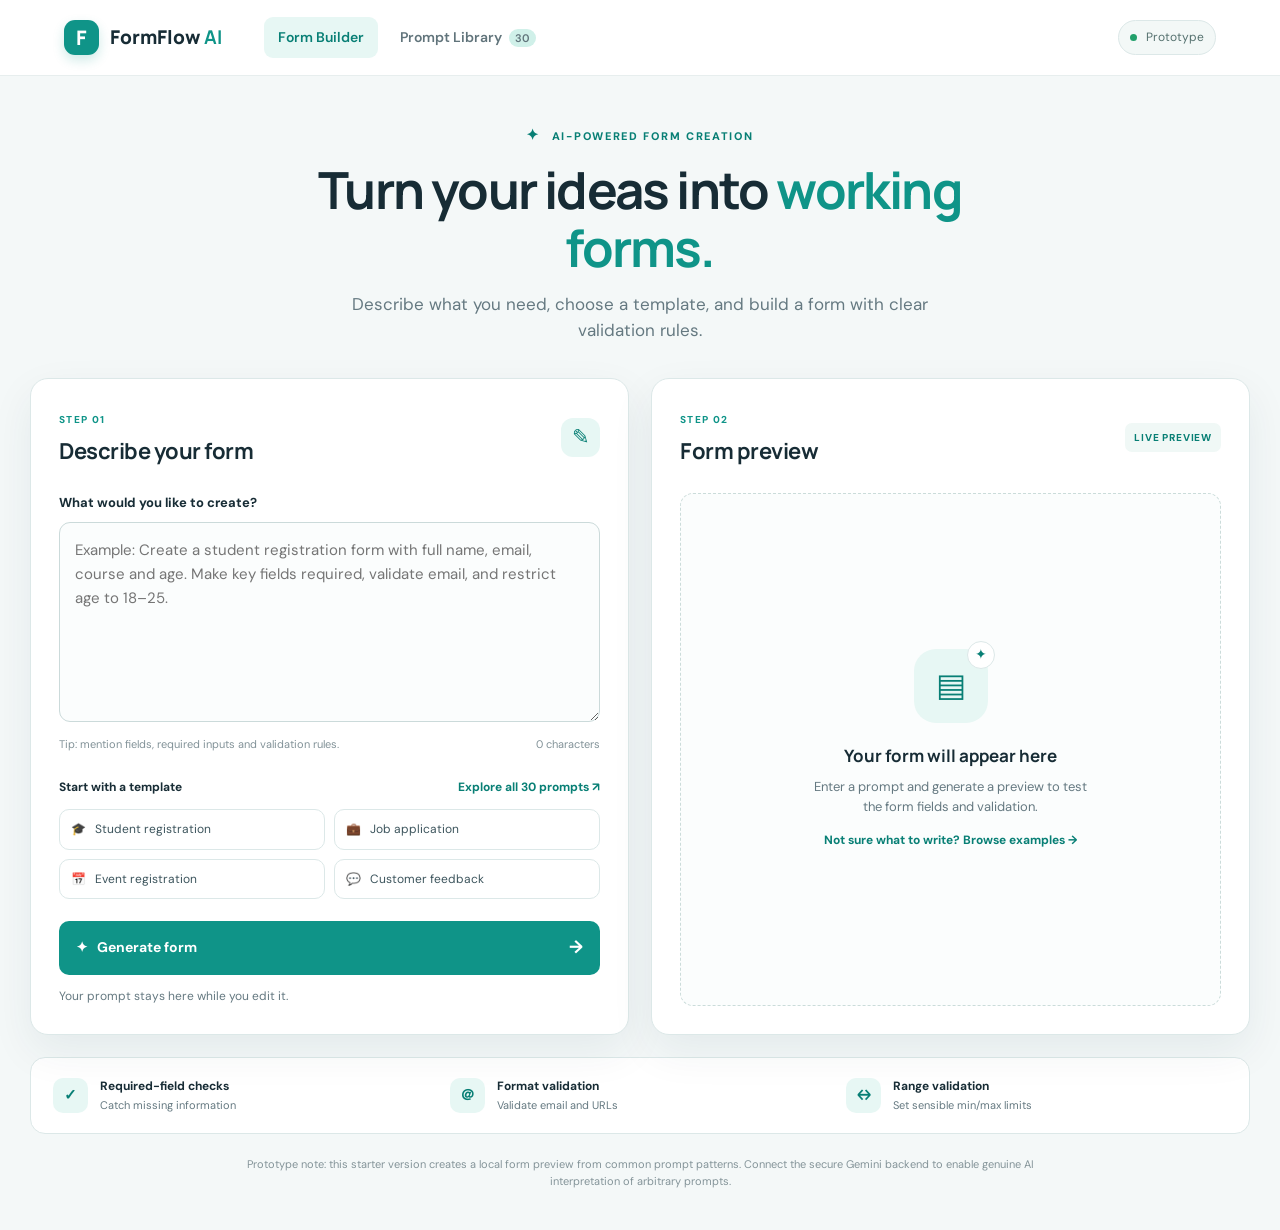
<file: index.html>
<!doctype html>
<html lang="en">
<head>
  <meta charset="UTF-8">
  <meta name="viewport" content="width=device-width, initial-scale=1.0">
  <meta name="description" content="Create and validate forms from plain-language instructions.">
  <title>FormFlow AI — Form Builder</title>
  <link rel="stylesheet" href="style.css">
</head>
<body>
  <header class="topbar">
    <a class="brand" href="index.html"><span class="brand-mark">F</span><span>FormFlow <b>AI</b></span></a>
    <nav><a class="nav-link active" href="index.html">Form Builder</a><a class="nav-link" href="prompts.html">Prompt Library <span class="nav-count">30</span></a></nav>
    <span class="status-pill"><span class="status-dot"></span> Prototype</span>
  </header>
  <main class="page-shell">
    <section class="hero">
      <div class="eyebrow"><span class="sparkle">✦</span> AI-POWERED FORM CREATION</div>
      <h1>Turn your ideas into <span>working forms.</span></h1>
      <p>Describe what you need, choose a template, and build a form with clear validation rules.</p>
    </section>
    <div class="workspace">
      <section class="panel prompt-panel">
        <div class="panel-heading"><div><span class="step-label">STEP 01</span><h2>Describe your form</h2></div><span class="panel-icon">✎</span></div>
        <label for="prompt">What would you like to create?</label>
        <textarea id="prompt" rows="7" placeholder="Example: Create a student registration form with full name, email, course and age. Make key fields required, validate email, and restrict age to 18–25."></textarea>
        <div class="helper-row"><span>Tip: mention fields, required inputs and validation rules.</span><span id="charCount">0 characters</span></div>
        <div class="quick-template-row"><span>Start with a template</span><a href="prompts.html">Explore all 30 prompts ↗</a></div>
        <div class="quick-templates">
          <button type="button" class="quick-template" data-template="Student Registration">🎓 <span>Student registration</span></button>
          <button type="button" class="quick-template" data-template="Job Application">💼 <span>Job application</span></button>
          <button type="button" class="quick-template" data-template="Event Registration">📅 <span>Event registration</span></button>
          <button type="button" class="quick-template" data-template="Customer Feedback">💬 <span>Customer feedback</span></button>
        </div>
        <button id="generateBtn" class="primary-btn"><span>✦</span> Generate form <span class="btn-arrow">→</span></button>
        <p id="status" class="status-message" role="status" aria-live="polite">Your prompt stays here while you edit it.</p>
      </section>
      <section class="panel preview-panel">
        <div class="panel-heading"><div><span class="step-label">STEP 02</span><h2>Form preview</h2></div><span class="preview-badge">LIVE PREVIEW</span></div>
        <div id="emptyState" class="empty-state"><div class="empty-illustration"><span>▤</span><i>✦</i></div><h3>Your form will appear here</h3><p>Enter a prompt and generate a preview to test the form fields and validation.</p><a href="prompts.html">Not sure what to write? Browse examples →</a></div>
        <section id="formContainer" class="generated-form-wrap" hidden></section>
      </section>
    </div>
    <section class="feature-strip">
      <div><span class="feature-icon">✓</span><div><b>Required-field checks</b><small>Catch missing information</small></div></div>
      <div><span class="feature-icon">＠</span><div><b>Format validation</b><small>Validate email and URLs</small></div></div>
      <div><span class="feature-icon">↔</span><div><b>Range validation</b><small>Set sensible min/max limits</small></div></div>
    </section>
    <p class="footnote">Prototype note: this starter version creates a local form preview from common prompt patterns. Connect the secure Gemini backend to enable genuine AI interpretation of arbitrary prompts.</p>
  </main>
  <script src="script.js"></script>
</body>
</html>
</file>
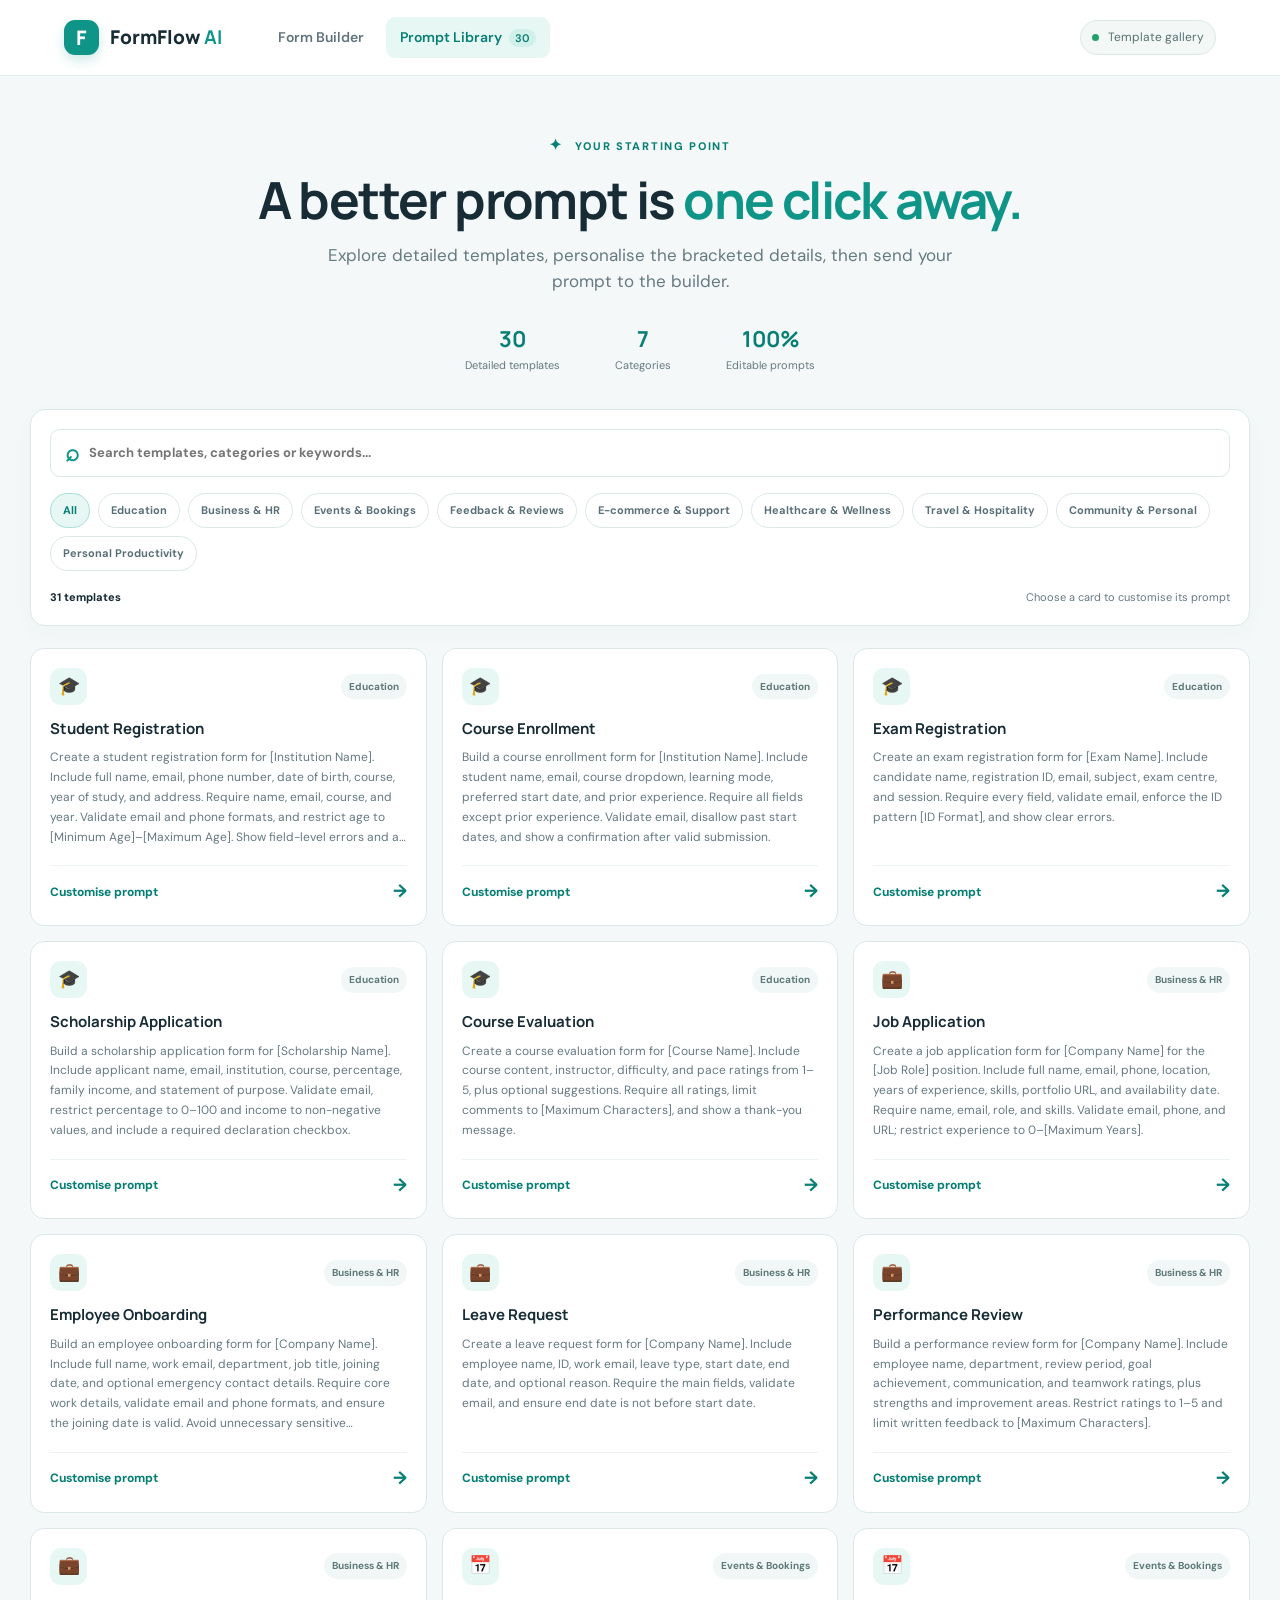
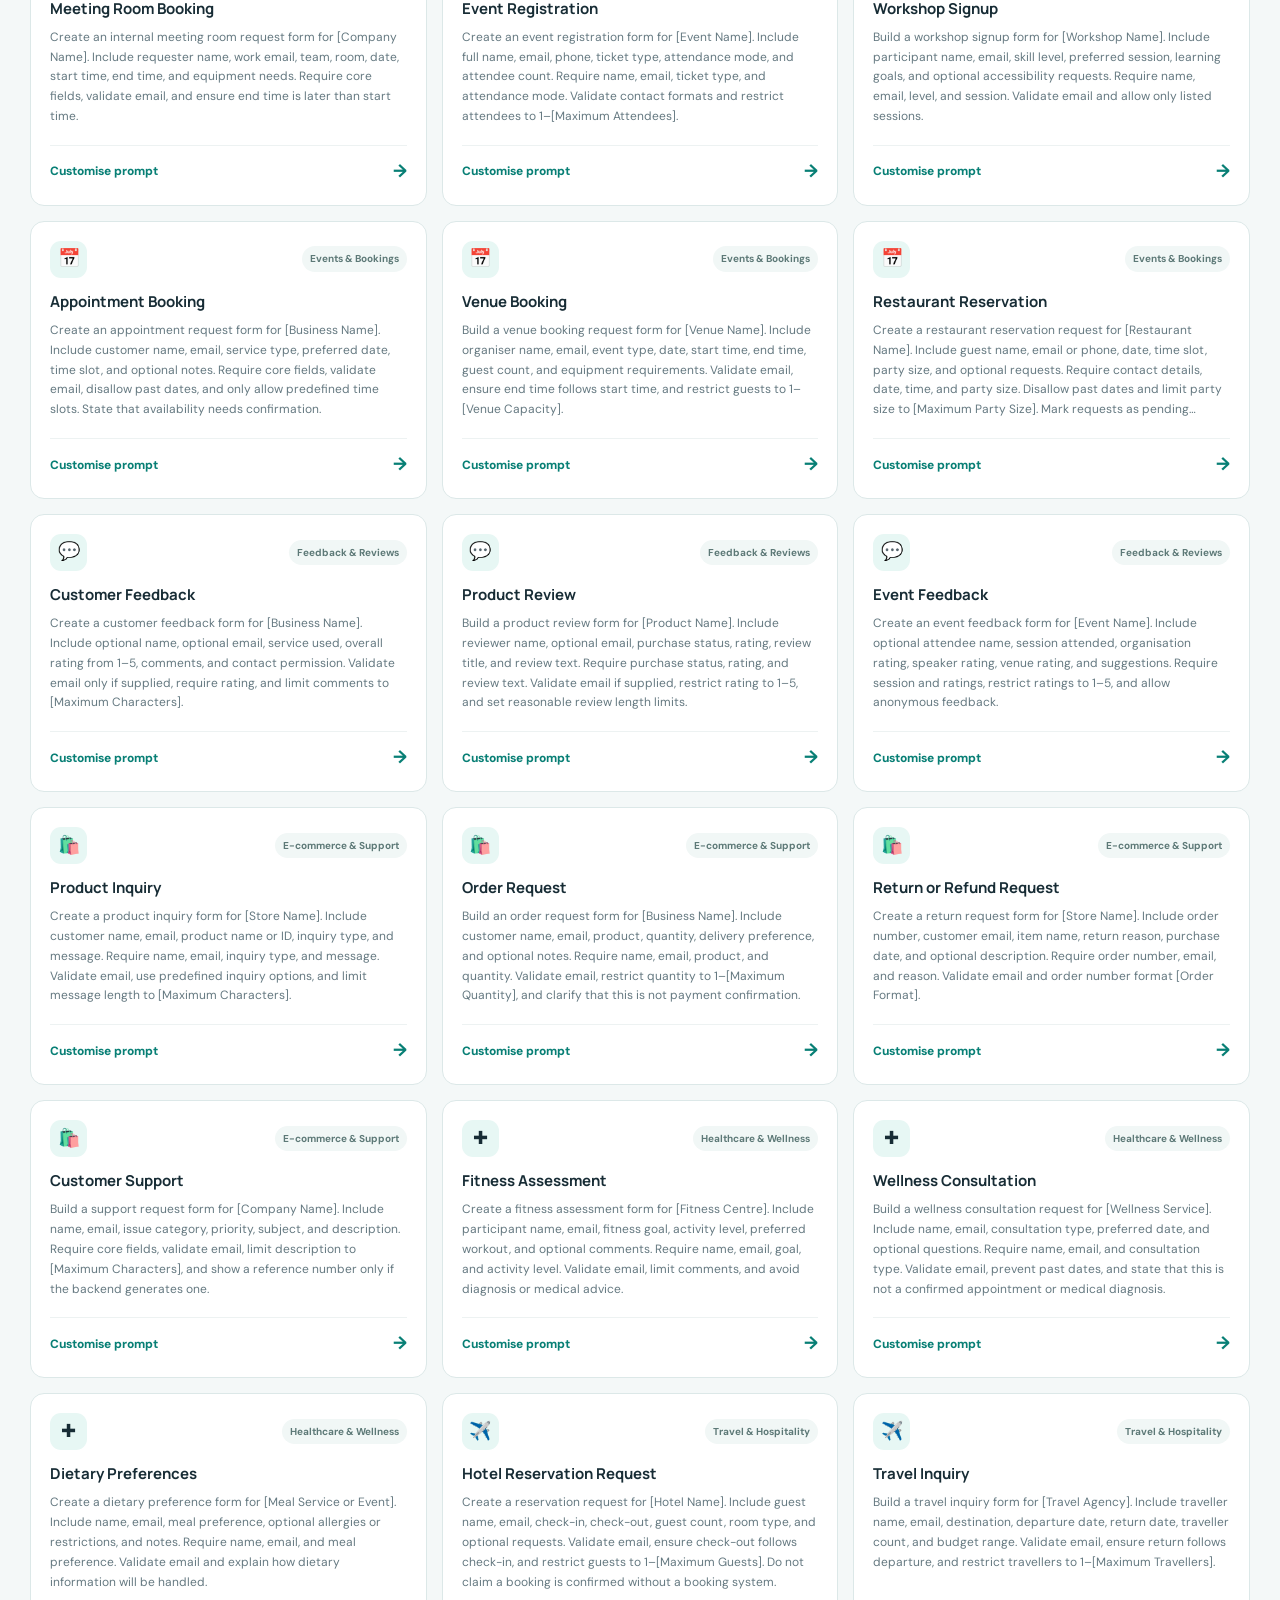
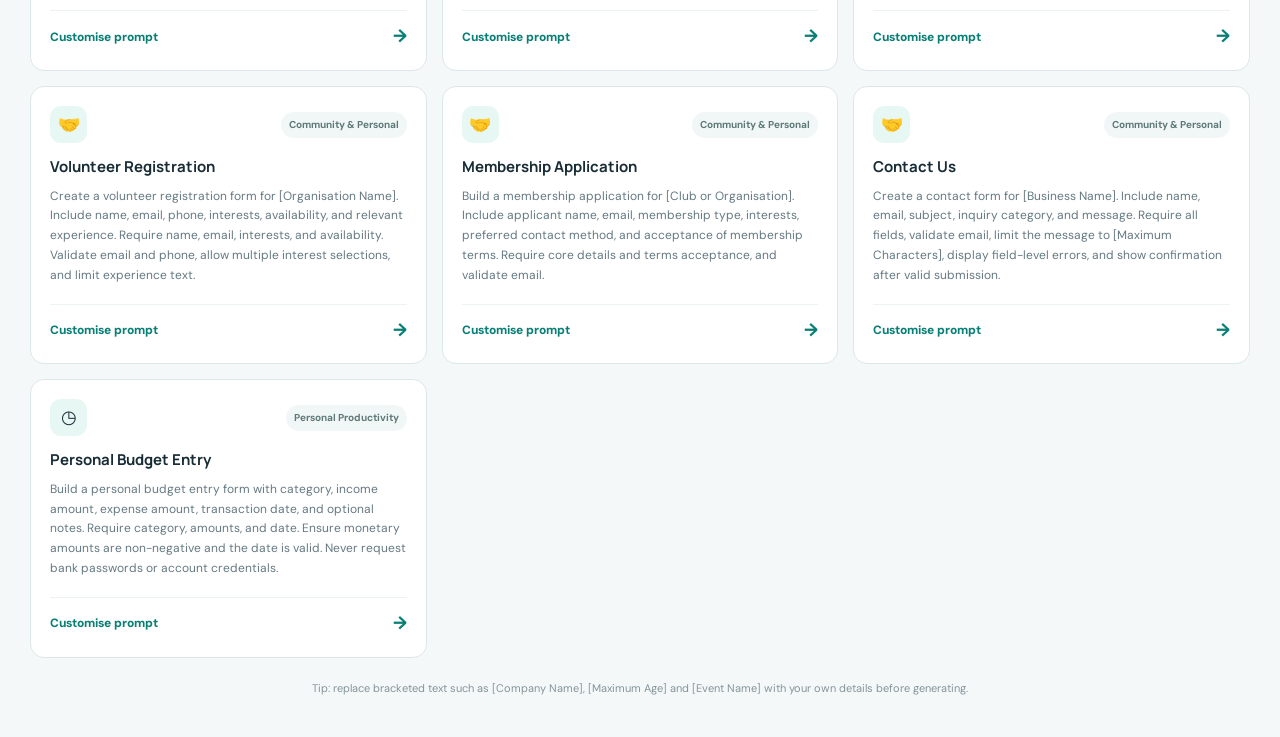
<file: prompts.html>
<!doctype html>
<html lang="en">
<head>
  <meta charset="UTF-8">
  <meta name="viewport" content="width=device-width, initial-scale=1.0">
  <title>Prompt Library — FormFlow AI</title>
  <link rel="stylesheet" href="style.css">
</head>
<body>
  <header class="topbar">
    <a class="brand" href="index.html"><span class="brand-mark">F</span><span>FormFlow <b>AI</b></span></a>
    <nav><a class="nav-link" href="index.html">Form Builder</a><a class="nav-link active" href="prompts.html">Prompt Library <span class="nav-count">30</span></a></nav>
    <span class="status-pill"><span class="status-dot"></span> Template gallery</span>
  </header>
  <main class="page-shell library-shell">
    <section class="library-hero">
      <div class="eyebrow"><span class="sparkle">✦</span> YOUR STARTING POINT</div>
      <h1>A better prompt is <span>one click away.</span></h1>
      <p>Explore detailed templates, personalise the bracketed details, then send your prompt to the builder.</p>
      <div class="library-stats"><div><b>30</b><span>Detailed templates</span></div><div><b>7</b><span>Categories</span></div><div><b>100%</b><span>Editable prompts</span></div></div>
    </section>
    <section class="library-tools">
      <label class="search-box"><span>⌕</span><input id="searchInput" type="search" placeholder="Search templates, categories or keywords..." aria-label="Search templates"></label>
      <div id="categoryFilters" class="category-filters"></div>
      <div class="results-line"><span id="resultsCount">30 templates</span><span>Choose a card to customise its prompt</span></div>
    </section>
    <section id="promptGrid" class="prompt-grid"></section>
    <p class="footnote">Tip: replace bracketed text such as [Company Name], [Maximum Age] and [Event Name] with your own details before generating.</p>
  </main>
  <dialog id="promptDialog" class="prompt-dialog">
    <form method="dialog" class="dialog-top"><div><span class="step-label">CUSTOMISE TEMPLATE</span><h2 id="dialogTitle">Prompt title</h2><span id="dialogCategory" class="category-tag"></span></div><button class="icon-btn" aria-label="Close">✕</button></form>
    <label for="promptEditor">Edit your prompt</label>
    <textarea id="promptEditor" rows="10"></textarea>
    <p class="dialog-tip">Personalise anything inside square brackets. You can also add or remove fields and validation rules.</p>
    <div class="dialog-actions"><button id="copyPromptBtn" class="secondary-btn" type="button">Copy prompt</button><button id="usePromptBtn" class="primary-btn" type="button">Use in builder →</button></div>
    <p id="dialogStatus" class="status-message" role="status"></p>
  </dialog>
  <script src="script.js"></script>
</body>
</html>
</file>
<file: style.css>
@import url('https://fonts.googleapis.com/css2?family=DM+Sans:wght@400;500;600;700&family=Manrope:wght@400;500;600;700;800&display=swap');
:root{--teal:#0f9488;--teal-dark:#087f75;--teal-pale:#e7f7f4;--ink:#172c35;--muted:#657981;--line:#dce8e8;--page:#f4f8f8;--white:#fff;--danger:#b42318;--success:#087f5b;--shadow:0 16px 44px rgba(19,63,68,.07)}
*{box-sizing:border-box}body{margin:0;background:var(--page);color:var(--ink);font-family:'DM Sans',Arial,sans-serif;font-size:15px;line-height:1.55}button,input,textarea,select{font:inherit}button,a{-webkit-tap-highlight-color:transparent}a{color:var(--teal-dark);text-decoration:none}.topbar{height:76px;padding:0 clamp(20px,5vw,76px);display:flex;align-items:center;gap:42px;background:#fff;border-bottom:1px solid #e7eeee;position:sticky;top:0;z-index:5}.brand{display:flex;align-items:center;gap:11px;color:var(--ink);font-family:Manrope,sans-serif;font-weight:800;font-size:19px;white-space:nowrap}.brand b{color:var(--teal)}.brand-mark{width:35px;height:35px;border-radius:11px;background:var(--teal);color:white;display:grid;place-items:center;font-size:20px;box-shadow:0 5px 12px #0f948833}.topbar nav{display:flex;align-items:center;gap:8px;flex:1}.nav-link{padding:10px 14px;color:#61747b;border-radius:9px;font-weight:600;font-size:14px}.nav-link.active,.nav-link:hover{background:var(--teal-pale);color:var(--teal-dark)}.nav-count{font-size:11px;background:#d0f0e9;padding:2px 6px;border-radius:20px;margin-left:4px}.status-pill{font-size:12px;color:#55716f;background:#f3f8f7;padding:7px 11px;border:1px solid var(--line);border-radius:30px;white-space:nowrap}.status-dot{display:inline-block;width:7px;height:7px;background:#22a06b;border-radius:50%;margin-right:6px}.page-shell{max-width:1280px;margin:auto;padding:48px 30px 40px}.hero{max-width:780px;margin:0 auto 34px;text-align:center}.eyebrow{font-size:11px;letter-spacing:1.7px;font-weight:800;color:var(--teal-dark)}.sparkle{font-size:15px;margin-right:6px}h1,h2,h3,p{margin-top:0}h1{font-family:Manrope,sans-serif;font-size:clamp(34px,4vw,53px);line-height:1.13;letter-spacing:-1.8px;margin:14px 0}.hero h1 span,.library-hero h1 span{color:var(--teal)}.hero p,.library-hero>p{font-size:17px;color:var(--muted);max-width:650px;margin:0 auto}.workspace{display:grid;grid-template-columns:minmax(0,1fr) minmax(0,1fr);gap:22px;align-items:stretch}.panel{background:#fff;border:1px solid var(--line);border-radius:18px;padding:28px;box-shadow:var(--shadow);min-width:0}.panel-heading{display:flex;align-items:center;justify-content:space-between;gap:12px;margin-bottom:25px}.step-label{font-size:10px;font-weight:800;letter-spacing:1.4px;color:var(--teal)}h2{font-family:Manrope,sans-serif;font-size:22px;letter-spacing:-.5px;margin:4px 0 0}.panel-icon{width:39px;height:39px;display:grid;place-items:center;background:var(--teal-pale);color:var(--teal-dark);border-radius:12px;font-size:21px}label{display:block;font-size:13px;font-weight:700;margin-bottom:9px}.prompt-panel textarea,.prompt-dialog textarea{width:100%;min-height:155px;resize:vertical;border:1px solid #cbdada;border-radius:11px;padding:15px;background:#fbfdfd;color:var(--ink);outline:none;line-height:1.6;transition:border .2s,box-shadow .2s}.prompt-panel textarea:focus,.prompt-dialog textarea:focus,.search-box:focus-within{border-color:var(--teal);box-shadow:0 0 0 3px #0f948817}.helper-row{display:flex;justify-content:space-between;gap:12px;color:#829298;font-size:11px;margin-top:7px}.quick-template-row{display:flex;align-items:center;justify-content:space-between;gap:10px;margin:25px 0 12px;font-size:12px;font-weight:700}.quick-template-row a{font-size:12px}.quick-templates{display:grid;grid-template-columns:1fr 1fr;gap:9px}.quick-template{margin:0;display:flex;align-items:center;gap:9px;padding:10px 11px;border:1px solid var(--line);border-radius:10px;background:white;color:#3d555d;text-align:left;font-size:12px;cursor:pointer;transition:.2s}.quick-template:hover{border-color:#82cfc4;background:#f3fbf9;color:var(--teal-dark)}.primary-btn,.secondary-btn{display:inline-flex;justify-content:center;align-items:center;gap:9px;border:0;border-radius:10px;padding:13px 17px;font-weight:700;font-size:14px;cursor:pointer;transition:background .2s,transform .2s}.primary-btn{background:var(--teal);color:white}.primary-btn:hover{background:var(--teal-dark);transform:translateY(-1px)}.prompt-panel>.primary-btn{width:100%;margin-top:22px}.btn-arrow{margin-left:auto;font-size:18px}.secondary-btn{background:white;border:1px solid var(--line);color:var(--ink)}.secondary-btn:hover{background:#f5f9f9}.status-message{font-size:12px;color:var(--muted);min-height:18px;margin:12px 0 0}.status-message.error{color:var(--danger)}.status-message.success{color:var(--success)}.preview-badge{background:#f0f8f6;color:var(--teal-dark);font-size:10px;font-weight:800;letter-spacing:.8px;padding:7px 9px;border-radius:7px}.preview-panel{display:flex;flex-direction:column}.empty-state{flex:1;min-height:370px;border:1px dashed #cbdcda;border-radius:13px;background:#fbfdfd;display:flex;flex-direction:column;align-items:center;justify-content:center;text-align:center;padding:28px}.empty-illustration{width:74px;height:74px;background:var(--teal-pale);border-radius:22px;display:grid;place-items:center;position:relative;color:var(--teal-dark);font-size:32px;margin-bottom:20px}.empty-illustration i{position:absolute;right:-7px;top:-8px;background:white;border:1px solid var(--line);border-radius:50%;width:28px;height:28px;display:grid;place-items:center;font-size:14px;font-style:normal}.empty-state h3{font-family:Manrope,sans-serif;font-size:17px;margin-bottom:7px}.empty-state p{max-width:290px;color:var(--muted);font-size:13px;margin-bottom:14px}.empty-state a{font-size:12px;font-weight:700}.generated-form-wrap{padding:8px 2px}.generated-form-wrap h3{font-family:Manrope,sans-serif;font-size:20px;margin-bottom:5px}.generated-form-wrap .form-intro{font-size:13px;color:var(--muted);margin-bottom:22px}.field-group{margin-bottom:17px}.field-group label{margin-bottom:6px}.field-group input,.field-group select,.field-group textarea{display:block;width:100%;padding:11px 12px;border:1px solid #cbdada;border-radius:9px;background:#fff;outline:none}.field-group input:focus,.field-group select:focus,.field-group textarea:focus{border-color:var(--teal);box-shadow:0 0 0 3px #0f948817}.field-error{display:block;color:var(--danger);font-size:12px;margin-top:5px}.field-help{color:var(--muted);font-size:11px}.feature-strip{display:grid;grid-template-columns:repeat(3,1fr);gap:16px;margin-top:22px;background:white;border:1px solid var(--line);border-radius:15px;padding:19px 22px}.feature-strip>div{display:flex;align-items:center;gap:12px}.feature-icon{width:35px;height:35px;display:grid;place-items:center;border-radius:10px;background:var(--teal-pale);color:var(--teal-dark);font-weight:800}.feature-strip b,.feature-strip small{display:block}.feature-strip b{font-size:12px}.feature-strip small{font-size:11px;color:var(--muted);margin-top:2px}.footnote{font-size:11px;color:#849499;text-align:center;margin:22px auto 0;max-width:800px}.library-shell{max-width:1320px}.library-hero{text-align:center;padding:10px 0 35px}.library-hero h1{font-family:Manrope,sans-serif;font-size:clamp(36px,4vw,52px);line-height:1.15;letter-spacing:-1.6px;margin:13px 0}.library-hero>p{max-width:680px}.library-stats{display:flex;justify-content:center;gap:55px;margin-top:27px}.library-stats div{display:flex;flex-direction:column;gap:1px}.library-stats b{font-family:Manrope,sans-serif;font-size:22px;color:var(--teal-dark)}.library-stats span{font-size:11px;color:var(--muted)}.library-tools{background:#fff;border:1px solid var(--line);border-radius:15px;padding:19px;margin-bottom:22px;box-shadow:0 7px 25px #123c4307}.search-box{display:flex;align-items:center;gap:10px;border:1px solid var(--line);border-radius:10px;padding:0 14px;margin:0 0 16px;color:var(--teal);font-size:24px}.search-box input{border:0;outline:0;flex:1;min-width:0;padding:13px 0;background:transparent;color:var(--ink);font-size:13px}.category-filters{display:flex;flex-wrap:wrap;gap:8px}.filter-btn{padding:8px 12px;border:1px solid var(--line);background:white;border-radius:30px;color:#597078;font-size:11px;font-weight:700;cursor:pointer}.filter-btn:hover,.filter-btn.active{background:var(--teal-pale);border-color:#a8ded6;color:var(--teal-dark)}.results-line{display:flex;justify-content:space-between;gap:12px;color:var(--muted);font-size:11px;margin-top:18px}.results-line span:first-child{font-weight:800;color:var(--ink)}.prompt-grid{display:grid;grid-template-columns:repeat(3,minmax(0,1fr));gap:15px}.prompt-card{display:flex;flex-direction:column;min-height:260px;background:#fff;border:1px solid var(--line);border-radius:14px;padding:19px;transition:transform .18s,box-shadow .18s,border .18s}.prompt-card:hover{transform:translateY(-2px);border-color:#a8d9d2;box-shadow:0 10px 25px #174a4c0c}.card-top{display:flex;align-items:center;justify-content:space-between;gap:10px;margin-bottom:12px}.card-symbol{width:37px;height:37px;border-radius:11px;background:var(--teal-pale);display:grid;place-items:center;font-size:18px}.category-tag{display:inline-flex;align-items:center;background:#f1f7f6;color:#5d7977;border-radius:30px;padding:5px 8px;font-size:10px;font-weight:700}.prompt-card h3{font-family:Manrope,sans-serif;font-size:15px;margin:0 0 8px}.prompt-card p{font-size:12px;color:var(--muted);line-height:1.65;display:-webkit-box;-webkit-line-clamp:5;-webkit-box-orient:vertical;overflow:hidden;margin-bottom:18px;flex:1}.card-action{display:flex;justify-content:space-between;align-items:center;border-top:1px solid #edf2f2;padding-top:12px;color:var(--teal-dark);font-size:12px;font-weight:800}.card-action span:last-child{font-size:18px}.no-results{grid-column:1/-1;padding:45px;text-align:center;background:white;border:1px dashed var(--line);border-radius:14px;color:var(--muted)}.prompt-dialog{width:min(650px,calc(100% - 28px));border:1px solid var(--line);border-radius:18px;padding:26px;box-shadow:0 24px 80px #102f3650;color:var(--ink)}.prompt-dialog::backdrop{background:#122f36a6;backdrop-filter:blur(3px)}.dialog-top{display:flex;justify-content:space-between;align-items:flex-start;margin-bottom:22px}.dialog-top h2{margin:5px 0 9px}.icon-btn{border:1px solid var(--line);background:white;border-radius:8px;padding:8px 10px;cursor:pointer}.prompt-dialog textarea{min-height:220px;font-size:13px}.dialog-tip{font-size:11px;color:var(--muted);margin:8px 0 18px}.dialog-actions{display:flex;justify-content:flex-end;gap:9px;flex-wrap:wrap}.dialog-actions .primary-btn,.dialog-actions .secondary-btn{margin:0}.dialog-actions .primary-btn{background:var(--teal)}[hidden]{display:none!important}
@media(max-width:950px){.workspace{grid-template-columns:1fr}.preview-panel .empty-state{min-height:280px}.prompt-grid{grid-template-columns:repeat(2,minmax(0,1fr))}.topbar{gap:18px;padding:0 22px}.page-shell{padding:35px 22px}}@media(max-width:600px){.topbar{height:auto;min-height:70px;flex-wrap:wrap;gap:8px;padding:13px 16px}.topbar nav{order:3;flex-basis:100%}.status-pill{margin-left:auto}.nav-link{padding:8px 10px}.page-shell{padding:28px 14px}.hero{margin-bottom:25px}.hero p,.library-hero>p{font-size:14px}.panel{padding:19px;border-radius:14px}.panel-heading{margin-bottom:19px}.quick-templates{grid-template-columns:1fr}.feature-strip{grid-template-columns:1fr;padding:16px}.prompt-grid{grid-template-columns:1fr}.library-stats{gap:23px}.library-stats b{font-size:19px}.library-stats span{font-size:10px}.results-line{flex-direction:column;gap:4px}.prompt-dialog{padding:19px}.dialog-actions{flex-direction:column}.dialog-actions button{width:100%}}
</file>
